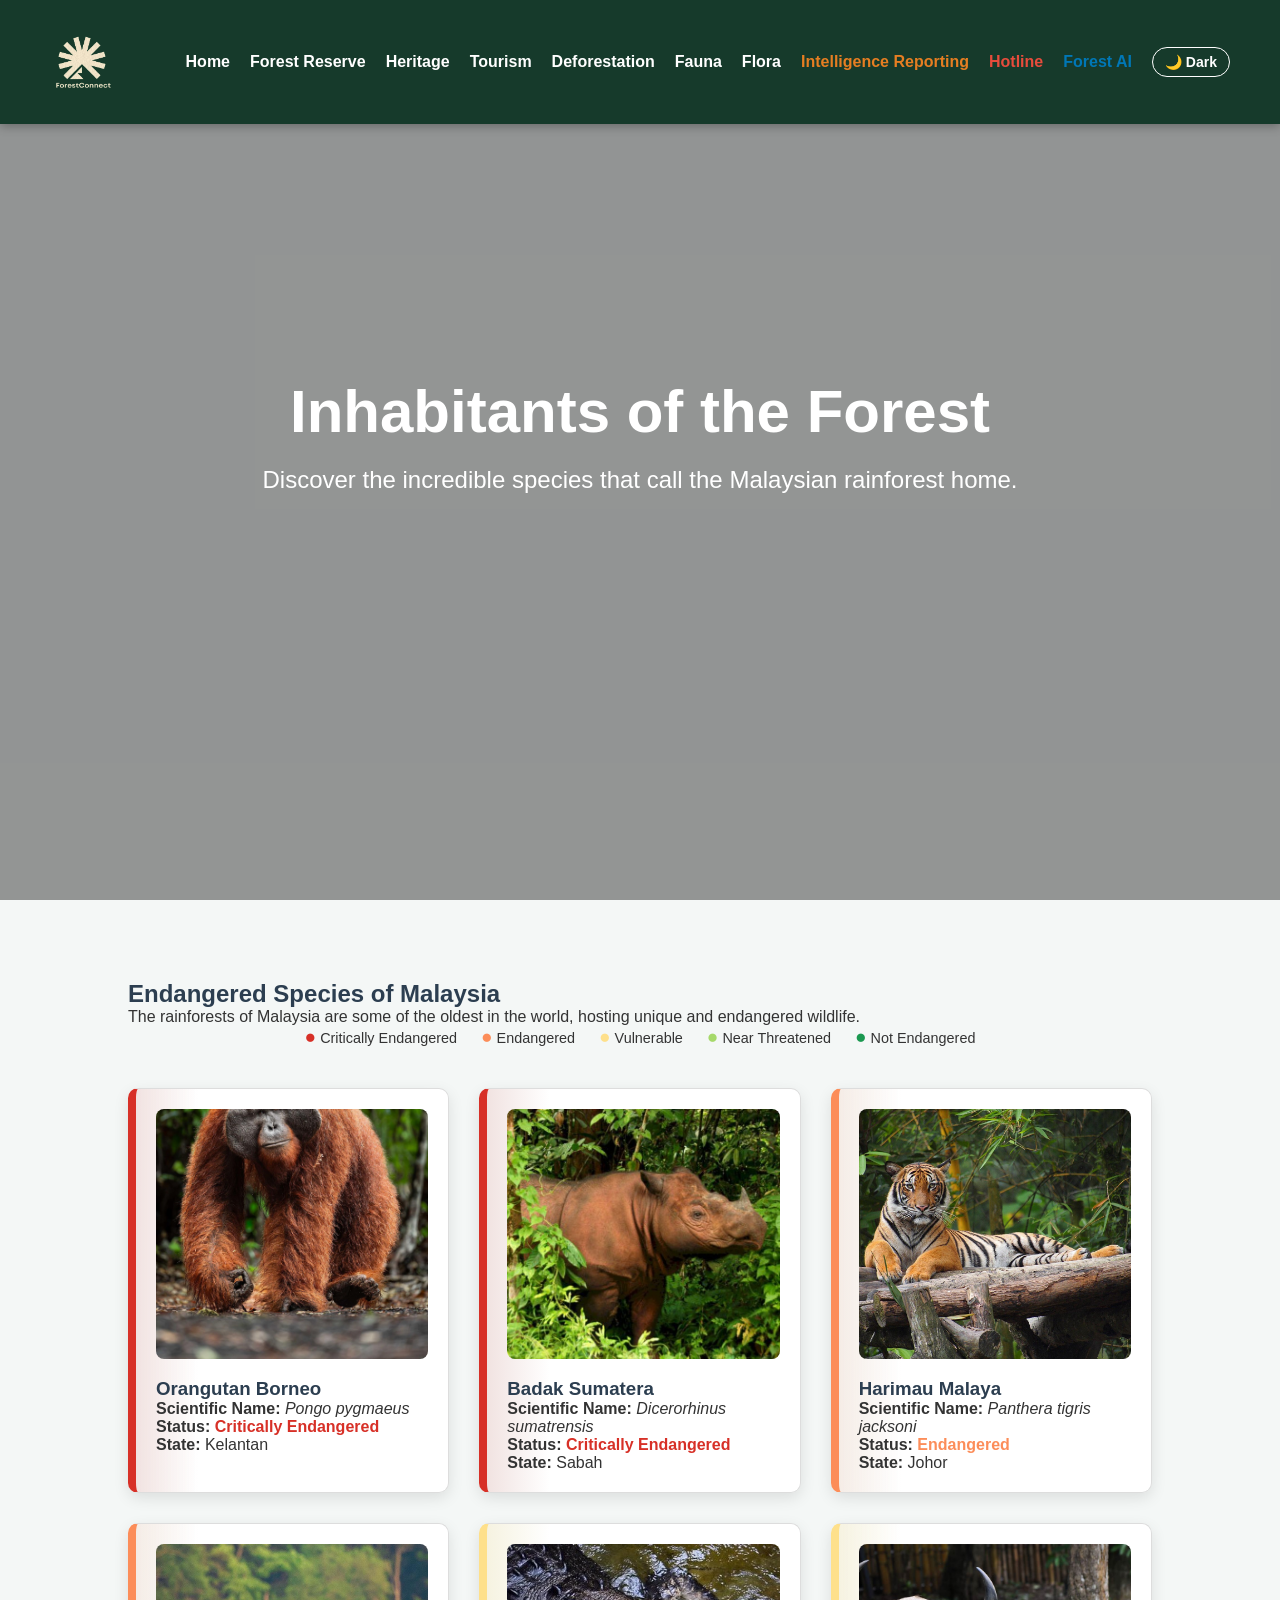
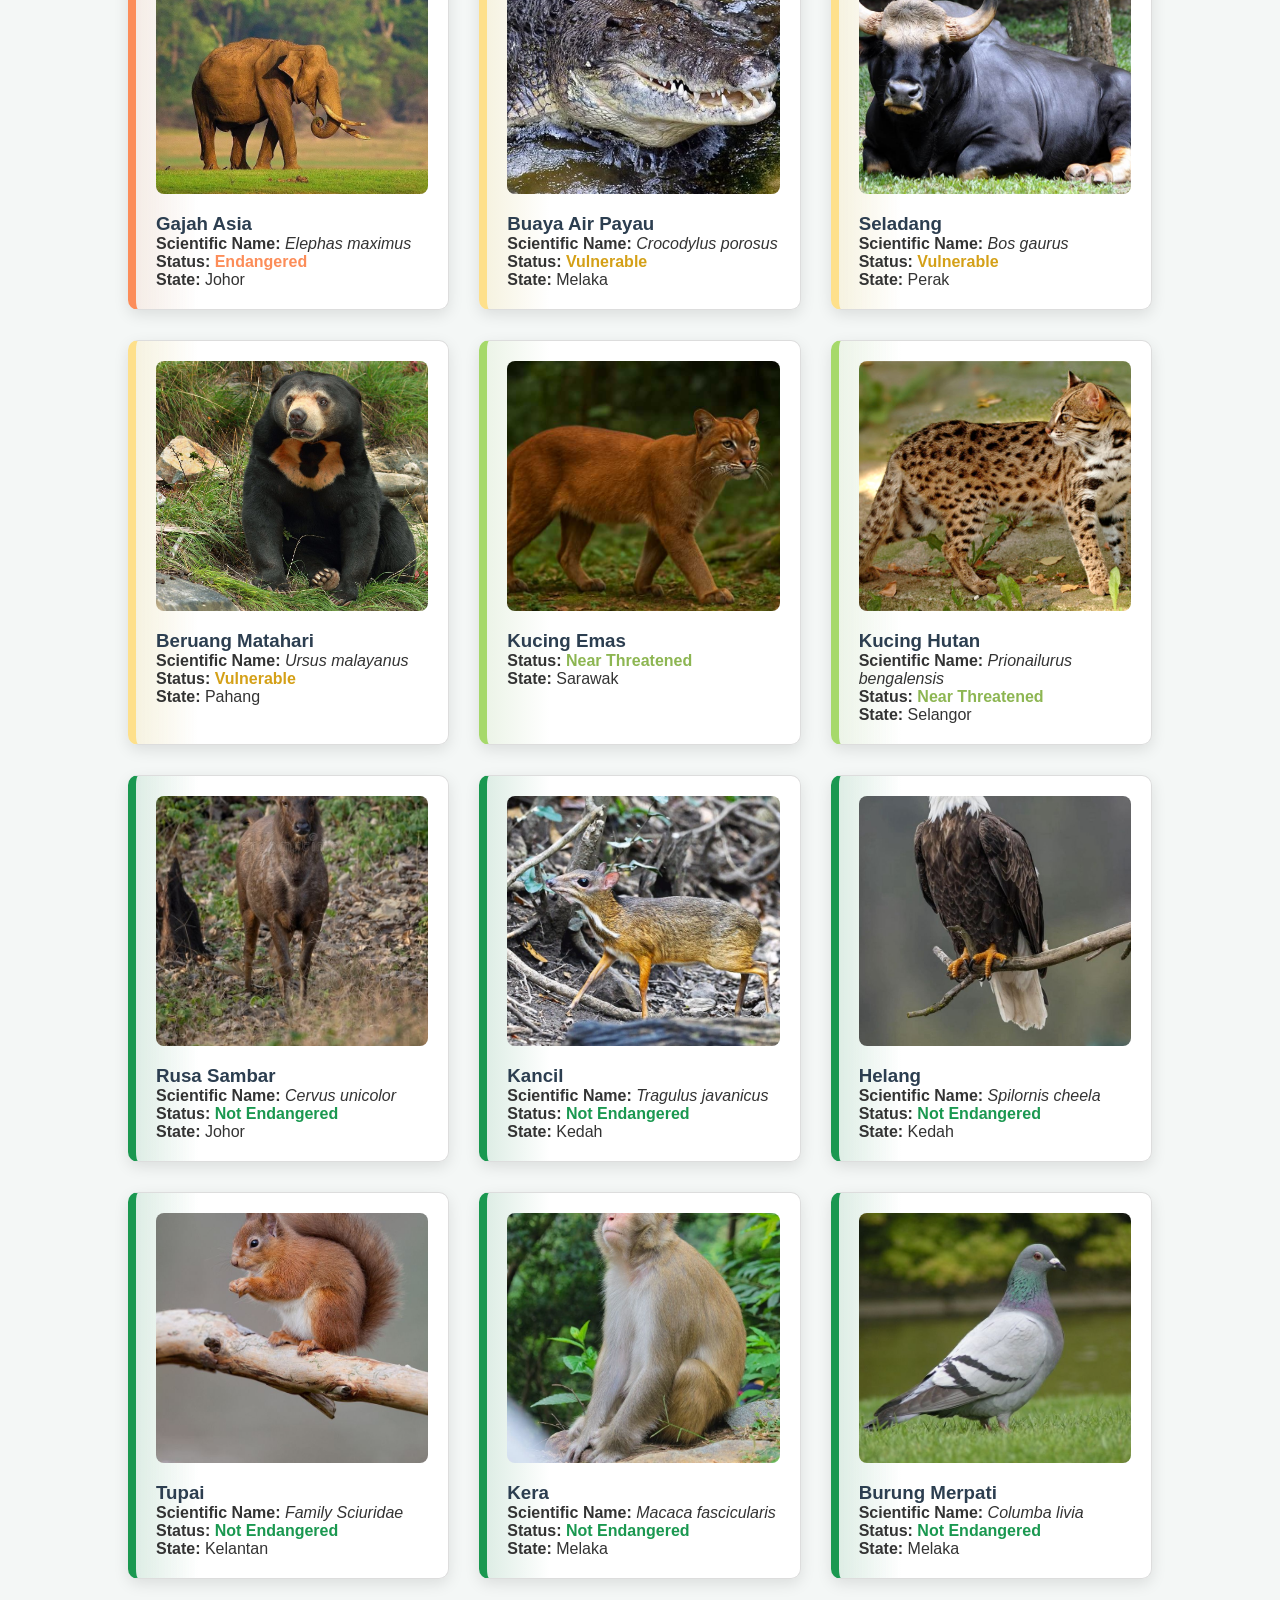
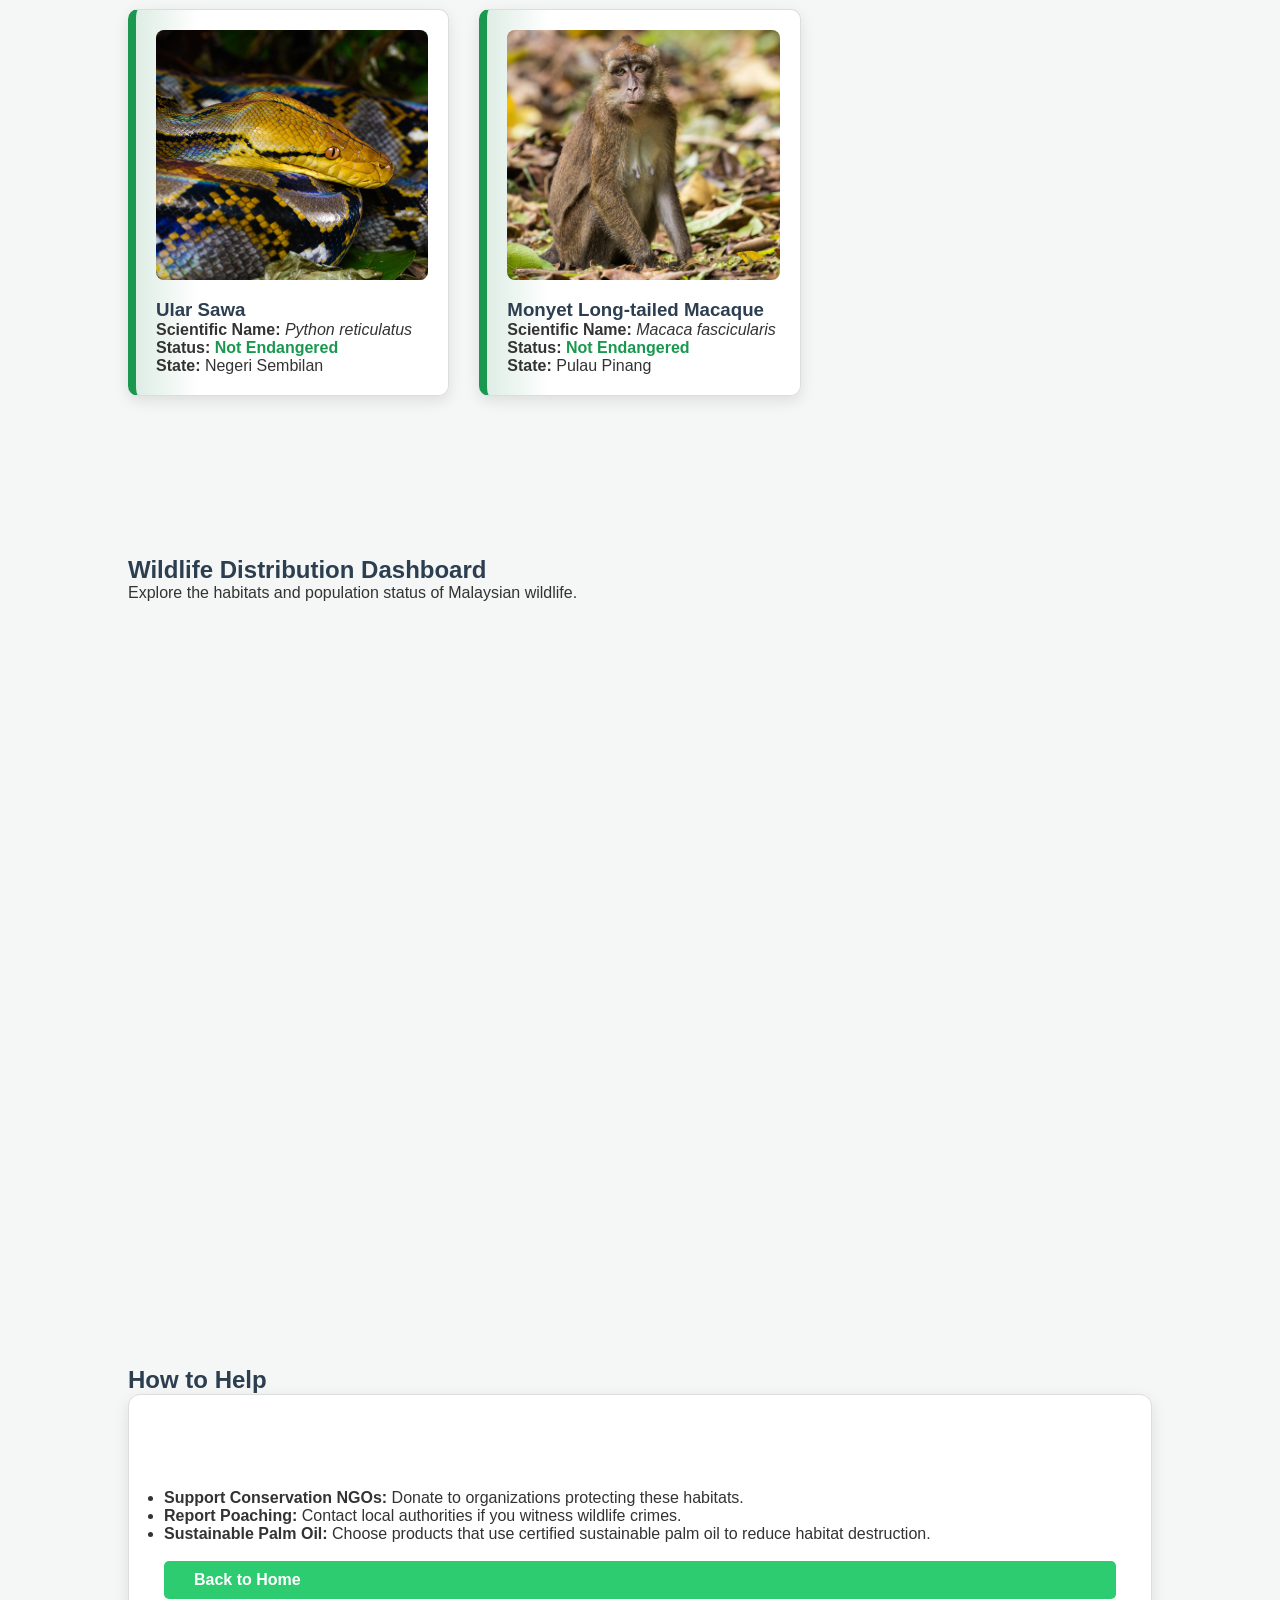
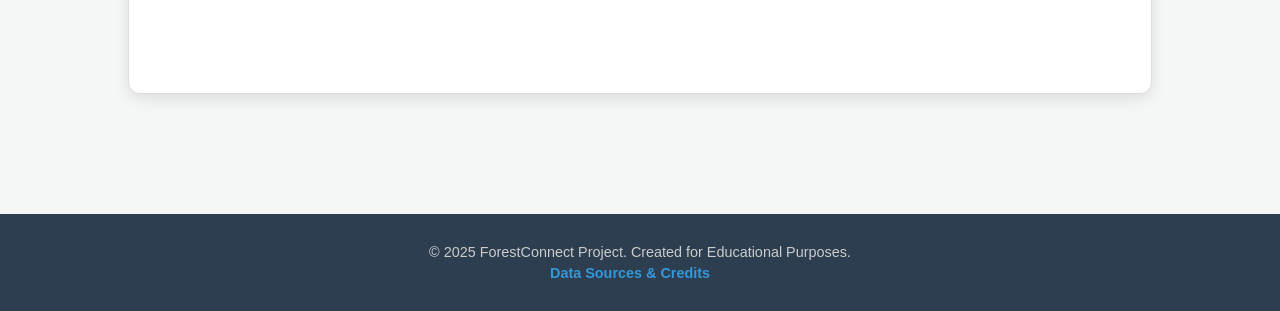
<file: animals.html>
<!DOCTYPE html>
<html lang="en">
<head>
    <meta charset="UTF-8">
    <meta name="viewport" content="width=device-width, initial-scale=1.0">
    <title>ForestConnect - Fauna</title>
    <link rel="stylesheet" href="style.css">
    
    <style>
        /* Optional: Add height to map container */
        .map-container iframe {
            width: 100%; height: 600px; border: none; border-radius: 8px;
        }

        /* --- STATUS COLOR CODING --- */
        /* CRITICAL FIX: Removed fixed white background. Now uses CSS variable. */
        .card {
            border-left: 8px solid #ccc; /* Default border */
            transition: transform 0.3s ease;
            background-color: var(--card-bg); 
        }

        /* Not Endangered - Deep Green */
        .card.status-safe {
            border-left-color: #1A9850;
            background: linear-gradient(to right, rgba(26, 152, 80, 0.1), var(--card-bg) 20%);
        }

        /* Near Threatened - Yellow-Green */
        .card.status-near {
            border-left-color: #A6D96A;
            background: linear-gradient(to right, rgba(166, 217, 106, 0.1), var(--card-bg) 20%);
        }

        /* Vulnerable - Bright Yellow */
        .card.status-vulnerable {
            border-left-color: #FEE08B;
            background: linear-gradient(to right, rgba(254, 224, 139, 0.2), var(--card-bg) 20%);
        }

        /* Endangered - Orange */
        .card.status-endangered {
            border-left-color: #FC8D59;
            background: linear-gradient(to right, rgba(252, 141, 89, 0.1), var(--card-bg) 20%);
        }

        /* Critically Endangered - Strong Red */
        .card.status-critical {
            border-left-color: #D73027;
            background: linear-gradient(to right, rgba(215, 48, 39, 0.1), var(--card-bg) 20%);
        }

        /* --- Footer Styles (Standardized) --- */
        footer {
            background-color: #2c3e50;
            color: #ecf0f1;
            text-align: center;
            padding: 25px 0;
            margin-top: auto;
        }

        footer p {
            margin: 5px 0;
            font-size: 0.9rem;
        }

        .footer-link {
            color: #3498db;
            text-decoration: none;
            font-weight: bold;
            transition: color 0.2s;
        }

        .footer-link:hover {
            color: #5dade2;
            text-decoration: underline;
        }

        .separator {
            margin: 0 10px;
            color: #7f8c8d;
        }
    </style>
</head>
<body>

   <nav class="navbar">
    <div class="logo">
        <img src="logo.png" alt="ForestConnect Logo">
    </div>
    
    <div class="menu-icon" id="menu-icon">☰</div>

    <ul class="nav-links" id="nav-links">
     <li><a href="index.html">Home</a></li>
        <li><a href="forest-reserve.html">Forest Reserve</a></li>
         <li><a href="heritage.html" >Heritage</a></li>
        <li><a href="tourism.html">Tourism</a></li>
        <li><a href="deforestation.html">Deforestation</a></li>
        <li><a href="animals.html">Fauna </a></li>
        <li><a href="flora.html">Flora</a></li>
        <li><a href="reports2.html" style="color: #e67e22; font-weight: bold;">Intelligence Reporting</a></li>
        <li><a href="hotline.html" style="color: #e74c3c; font-weight: bold;">Hotline</a></li>
         <li><a href="forest-ai.html" style="color: #0077b6; font-weight: bold;">Forest AI</a></li>
        <li><button id="theme-toggle" class="theme-btn">🌙 Dark</button></li>
    </ul>
</nav>

    <section class="hero" style="min-height: 50vh;">
        <video autoplay muted loop playsinline class="back-video">
            <source src="orangutan.mp4" type="video/mp4">
        </video>
        <div class="overlay"></div>
        <div class="hero-content">
            <h1>Inhabitants of the Forest</h1>
            <p>Discover the incredible species that call the Malaysian rainforest home.</p>
        </div>
    </section>

    <section class="container">
        <h2>Endangered Species of Malaysia</h2>
        <p class="section-intro">The rainforests of Malaysia are some of the oldest in the world, hosting unique and endangered wildlife.</p>
        
        <div style="text-align: center; margin-bottom: 20px; font-size: 0.9rem;">
            <span style="display:inline-block; margin: 0 10px;"><span style="color:#D73027; font-size:1.2rem;">●</span> Critically Endangered</span>
            <span style="display:inline-block; margin: 0 10px;"><span style="color:#FC8D59; font-size:1.2rem;">●</span> Endangered</span>
            <span style="display:inline-block; margin: 0 10px;"><span style="color:#FEE08B; font-size:1.2rem;">●</span> Vulnerable</span>
            <span style="display:inline-block; margin: 0 10px;"><span style="color:#A6D96A; font-size:1.2rem;">●</span> Near Threatened</span>
            <span style="display:inline-block; margin: 0 10px;"><span style="color:#1A9850; font-size:1.2rem;">●</span> Not Endangered</span>
        </div>

        <div class="content-grid">
            
            <div class="card status-critical">
                <img src="orangutanborneo.jpg" alt="Orangutan" style="width:100%; height: 250px; object-fit: cover; object-position: bottom; border-radius: 8px; margin-bottom: 15px;">
                <h3>Orangutan Borneo</h3>
                <p><strong>Scientific Name:</strong> <em>Pongo pygmaeus</em></p>
                <p><strong>Status:</strong> <span style="color:#D73027; font-weight:bold;">Critically Endangered</span></p>
                <p><strong>State:</strong> Kelantan</p>
            </div>

            <div class="card status-critical">
                <img src="badaksumatera.jpg" alt="Badak" style="width:100%; height: 250px; object-fit: cover; object-position: bottom; border-radius: 8px; margin-bottom: 15px;">
                <h3>Badak Sumatera</h3>
                <p><strong>Scientific Name:</strong> <em>Dicerorhinus sumatrensis</em></p>
                <p><strong>Status:</strong> <span style="color:#D73027; font-weight:bold;">Critically Endangered</span></p>
                <p><strong>State:</strong> Sabah</p>
            </div>

            <div class="card status-endangered">
                <img src="malayantiger.jpg" alt="Harimau Malaya" style="width:100%; height: 250px; object-fit: cover; border-radius: 8px; margin-bottom: 15px;">
                <h3>Harimau Malaya</h3>
                <p><strong>Scientific Name:</strong> <em>Panthera tigris jacksoni</em></p>
                <p><strong>Status:</strong> <span style="color:#FC8D59; font-weight:bold;">Endangered</span></p>
                <p><strong>State:</strong> Johor</p>
            </div>

            <div class="card status-endangered">
                <img src="elephant.jpg" alt="Gajah Asia" style="width:100%; height: 250px; object-fit: cover; object-position: bottom; border-radius: 8px; margin-bottom: 15px;">
                <h3>Gajah Asia</h3>
                <p><strong>Scientific Name:</strong> <em>Elephas maximus</em></p>
                <p><strong>Status:</strong> <span style="color:#FC8D59; font-weight:bold;">Endangered</span></p>
                <p><strong>State:</strong> Johor</p>
            </div>

            <div class="card status-vulnerable">
                <img src="buaya.jpeg" alt="Buaya" style="width:100%; height: 250px; object-fit: cover; object-position: bottom; border-radius: 8px; margin-bottom: 15px;">
                <h3>Buaya Air Payau</h3>
                <p><strong>Scientific Name:</strong> <em>Crocodylus porosus</em></p>
                <p><strong>Status:</strong> <span style="color:#d4a017; font-weight:bold;">Vulnerable</span></p>
                <p><strong>State:</strong> Melaka</p>
            </div>

            <div class="card status-vulnerable">
                <img src="seladang.jpg" alt="Seladang" style="width:100%; height: 250px; object-fit: cover; object-position: bottom; border-radius: 8px; margin-bottom: 15px;">
                <h3>Seladang</h3>
                <p><strong>Scientific Name:</strong> <em>Bos gaurus</em></p>
                <p><strong>Status:</strong> <span style="color:#d4a017; font-weight:bold;">Vulnerable</span></p>
                <p><strong>State:</strong> Perak</p>
            </div>

            <div class="card status-vulnerable">
                <img src="sunbear(2).jpg" alt="Beruang" style="width:100%; height: 250px; object-fit: cover; object-position: bottom; border-radius: 8px; margin-bottom: 15px;">
                <h3>Beruang Matahari</h3>
                <p><strong>Scientific Name:</strong> <em>Ursus malayanus</em></p>
                <p><strong>Status:</strong> <span style="color:#d4a017; font-weight:bold;">Vulnerable</span></p>
                <p><strong>State:</strong> Pahang</p>
            </div>

            <div class="card status-near">
                <img src="goldencat.jpg" alt="Kucing Emas" style="width:100%; height: 250px; object-fit: cover; object-position: bottom; border-radius: 8px; margin-bottom: 15px;">
                <h3>Kucing Emas</h3>
                <p><strong>Status:</strong> <span style="color:#8db652; font-weight:bold;">Near Threatened</span></p>
                <p><strong>State:</strong> Sarawak</p>
            </div>

            <div class="card status-near">
                <img src="leopardcat.jpg" alt="Kucing Hutan" style="width:100%; height: 250px; object-fit: cover; object-position: bottom; border-radius: 8px; margin-bottom: 15px;">
                <h3>Kucing Hutan</h3>
                <p><strong>Scientific Name:</strong> <em>Prionailurus bengalensis</em></p>
                <p><strong>Status:</strong> <span style="color:#8db652; font-weight:bold;">Near Threatened</span></p>
                <p><strong>State:</strong> Selangor</p>
            </div>

            <div class="card status-safe">
                <img src="rusasambar.jpg" alt="Rusa Sambar" style="width:100%; height: 250px; object-fit: cover; object-position: bottom; border-radius: 8px; margin-bottom: 15px;">
                <h3>Rusa Sambar</h3>
                <p><strong>Scientific Name:</strong> <em>Cervus unicolor</em></p>
                <p><strong>Status:</strong> <span style="color:#1A9850; font-weight:bold;">Not Endangered</span></p>
                <p><strong>State:</strong> Johor</p>
            </div>

            <div class="card status-safe">
                <img src="kancil(2).jpg" alt="Kancil" style="width:100%; height: 250px; object-fit: cover; object-position: bottom; border-radius: 8px; margin-bottom: 15px;">
                <h3>Kancil</h3>
                <p><strong>Scientific Name:</strong> <em>Tragulus javanicus</em></p>
                <p><strong>Status:</strong> <span style="color:#1A9850; font-weight:bold;">Not Endangered</span></p>
                <p><strong>State:</strong> Kedah</p>
            </div>

            <div class="card status-safe">
                <img src="helang(2).jpg" alt="Helang" style="width:100%; height: 250px; object-fit: cover; object-position: bottom; border-radius: 8px; margin-bottom: 15px;">
                <h3>Helang</h3>
                <p><strong>Scientific Name:</strong> <em>Spilornis cheela</em></p>
                <p><strong>Status:</strong> <span style="color:#1A9850; font-weight:bold;">Not Endangered</span></p>
                <p><strong>State:</strong> Kedah</p>
            </div>

            <div class="card status-safe">
                <img src="tupai.jpg" alt="Tupai" style="width:100%; height: 250px; object-fit: cover; object-position: bottom; border-radius: 8px; margin-bottom: 15px;">
                <h3>Tupai</h3>
                <p><strong>Scientific Name:</strong> <em>Family Sciuridae</em></p>
                <p><strong>Status:</strong> <span style="color:#1A9850; font-weight:bold;">Not Endangered</span></p>
                <p><strong>State:</strong> Kelantan</p>
            </div>

            <div class="card status-safe">
                <img src="kera.jpg" alt="Kera" style="width:100%; height: 250px; object-fit: cover; object-position: bottom; border-radius: 8px; margin-bottom: 15px;">
                <h3>Kera</h3>
                <p><strong>Scientific Name:</strong> <em>Macaca fascicularis</em></p>
                <p><strong>Status:</strong> <span style="color:#1A9850; font-weight:bold;">Not Endangered</span></p>
                <p><strong>State:</strong> Melaka</p>
            </div>

            <div class="card status-safe">
                <img src="pigeon.jpg" alt="Burung Merpati" style="width:100%; height: 250px; object-fit: cover; object-position: bottom; border-radius: 8px; margin-bottom: 15px;">
                <h3>Burung Merpati</h3>
                <p><strong>Scientific Name:</strong> <em>Columba livia</em></p>
                <p><strong>Status:</strong> <span style="color:#1A9850; font-weight:bold;">Not Endangered</span></p>
                <p><strong>State:</strong> Melaka</p>
            </div>

            <div class="card status-safe">
                <img src="ular sawa.jpg" alt="Ular Sawa" style="width:100%; height: 250px; object-fit: cover; object-position: bottom; border-radius: 8px; margin-bottom: 15px;">
                <h3>Ular Sawa</h3>
                <p><strong>Scientific Name:</strong> <em>Python reticulatus</em></p>
                <p><strong>Status:</strong> <span style="color:#1A9850; font-weight:bold;">Not Endangered</span></p>
                <p><strong>State:</strong> Negeri Sembilan</p>
            </div>

            <div class="card status-safe">
                <img src="monyet long tail.jpg" alt="Monyet" style="width:100%; height: 250px; object-fit: cover; object-position: bottom; border-radius: 8px; margin-bottom: 15px;">
                <h3>Monyet Long-tailed Macaque</h3>
                <p><strong>Scientific Name:</strong> <em>Macaca fascicularis</em></p>
                <p><strong>Status:</strong> <span style="color:#1A9850; font-weight:bold;">Not Endangered</span></p>
                <p><strong>State:</strong> Pulau Pinang</p>
            </div>

        </div>
    </section>

    <section class="container">
        <h2>Wildlife Distribution Dashboard</h2>
        <p class="section-intro">Explore the habitats and population status of Malaysian wildlife.</p>
        <div class="map-container">
            <iframe src="https://www.arcgis.com/apps/dashboards/0315aaa0077b4f579ce156a31fbdc66e" title="Wildlife Dashboard"></iframe>
        </div>
    </section>

    <section class="bg-dark">
        <div class="container">
            <h2>How to Help</h2>
            <div class="split-layout">
                <div class="text-box">
                    <ul>
                        <li><strong>Support Conservation NGOs:</strong> Donate to organizations protecting these habitats.</li>
                        <li><strong>Report Poaching:</strong> Contact local authorities if you witness wildlife crimes.</li>
                        <li><strong>Sustainable Palm Oil:</strong> Choose products that use certified sustainable palm oil to reduce habitat destruction.</li>
                    </ul>
                    <br>
                    <a href="index.html" class="btn">Back to Home</a>
                </div>
            </div>
        </div>
    </section>
    
      <footer>
        <div class="footer-content">
            <p>&copy; 2025 ForestConnect Project. Created for Educational Purposes.</p>
            
            <p>
                <a href="sources.html" class="footer-link">Data Sources & Credits</a>
                <span class="separator"></span>
                
            </p>
        </div>
    </footer>

    <script src="script.js"></script>

</body>
</html>
</file>
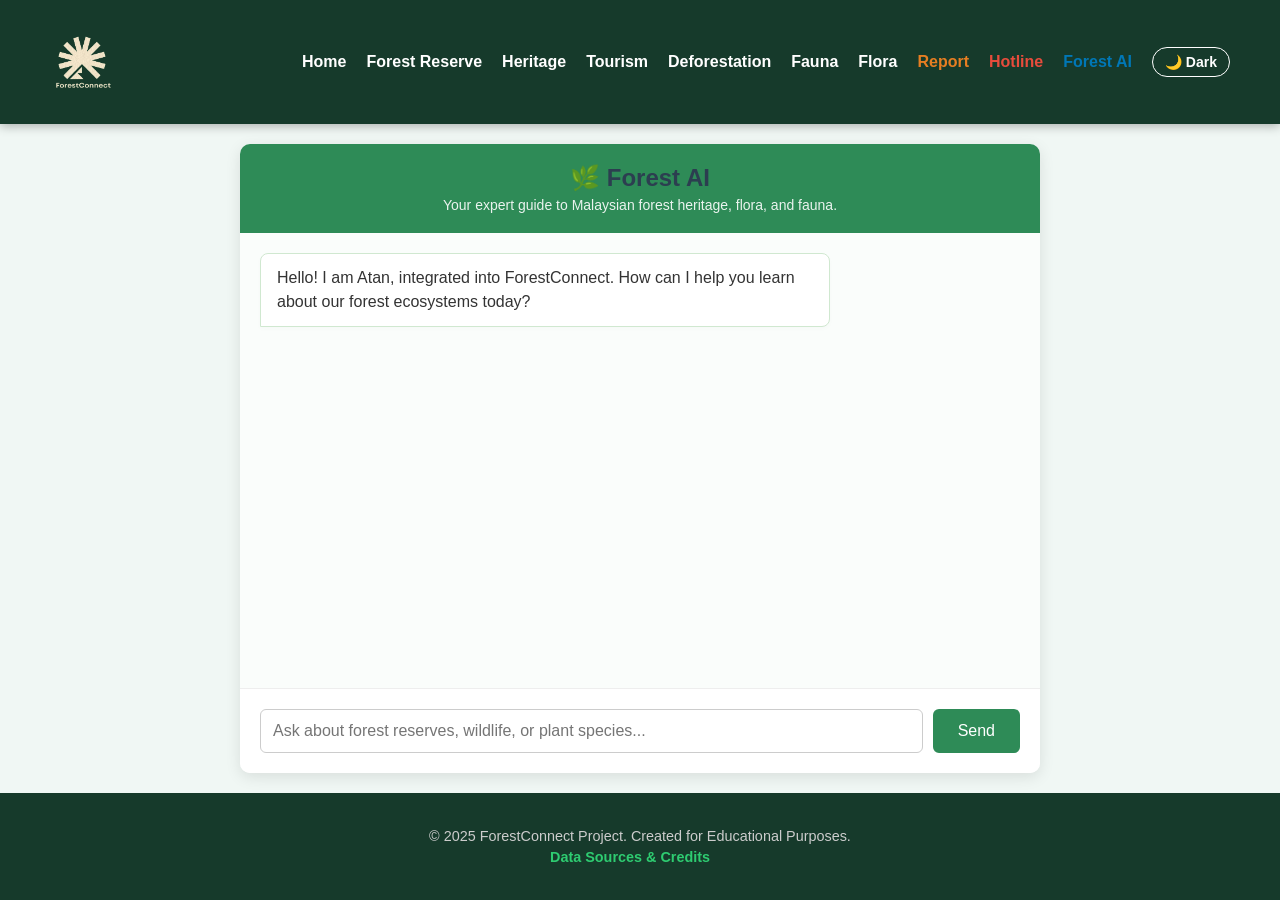
<file: forest-ai.html>
<!DOCTYPE html>
<html lang="en">
<head>
    <meta charset="UTF-8">
    <meta name="viewport" content="width=device-width, initial-scale=1.0">
    <title>Forest AI - ForestConnect</title>
    
    <!-- Link to your main website stylesheet for the Navbar and Themes -->
    <link rel="stylesheet" href="style.css">

    <style>
        /* Modify body to stack the navbar and the chat interface vertically */
        body, html { 
            margin: 0; padding: 0; 
            height: 100vh; width: 100vw;
            font-family: 'Segoe UI', Tahoma, Geneva, Verdana, sans-serif; 
            background-color: #f0f7f4; 
            display: flex; 
            flex-direction: column; /* Stacks children vertically */
            overflow: hidden; /* Prevents whole page scrolling */
        }

        /* Force the navbar to behave nicely on a full-screen app */
        .navbar {
            position: relative; /* Overrides fixed positioning from style.css */
            flex-shrink: 0; /* Prevents the navbar from shrinking */
            z-index: 1000;
        }

        /* Wrapper to center the chat box below the navbar */
        .chat-wrapper {
            flex-grow: 1; /* Takes up all space below the navbar */
            display: flex;
            justify-content: center;
            align-items: center;
            padding: 20px;
            box-sizing: border-box;
        }

        /* Styling for the chat interface */
        .chat-container { 
           width: 100%; 
        max-width: 800px; 
        margin: 40px auto; /* 🚨 THIS IS THE MISSING PIECE! It perfectly centers the box */
        background: white; 
        border-radius: 10px; 
        box-shadow: 0 4px 15px rgba(0,0,0,0.1); 
        overflow: hidden; 
        display: flex; 
        flex-direction: column; 
        height: 100%; 
        max-height: 85vh;
        }
        .chat-header { 
            background: #2E8B57; 
            color: white; 
            padding: 20px; 
            text-align: center; 
        }
        .chat-header h1 { 
            margin: 0; 
            font-size: 24px; 
        }
        .chat-header p { 
            margin: 5px 0 0 0; 
            font-size: 14px; 
            opacity: 0.9; 
        }
        .chat-messages { 
            flex: 1; 
            padding: 20px; 
            overflow-y: auto; 
            display: flex; 
            flex-direction: column; 
            gap: 15px; 
            background-color: #fafdfb; 
        }
        .message { 
            max-width: 75%; 
            padding: 12px 16px; 
            border-radius: 8px; 
            line-height: 1.5; 
        }
        .user-message { 
            background-color: #e2f0cb; 
            align-self: flex-end; 
            border-bottom-right-radius: 0; 
            color: #333; 
        }
        .ai-message { 
            background-color: #ffffff; 
            border: 1px solid #d0e8d0; 
            align-self: flex-start; 
            border-bottom-left-radius: 0; 
            color: #333; 
            box-shadow: 0 2px 5px rgba(0,0,0,0.02); 
        }
        .input-area { 
            display: flex; 
            padding: 20px; 
            background: white; 
            border-top: 1px solid #eee; 
        }
        #user-input { 
            flex: 1; 
            padding: 12px; 
            border: 1px solid #ccc; 
            border-radius: 6px; 
            outline: none; 
            font-size: 16px; 
        }
        #user-input:focus { 
            border-color: #2E8B57; 
        }
        #send-btn { 
            background: #2E8B57; 
            color: white; 
            border: none; 
            padding: 0 25px; 
            margin-left: 10px; 
            border-radius: 6px; 
            cursor: pointer; 
            font-size: 16px; 
            transition: background 0.3s; 
        }
        #send-btn:hover { 
            background: #246b43; 
        }
        .loading { 
            font-style: italic; 
            color: #666; 
        }
    </style>
</head>
<body>

    <!-- 1. IDENTICAL NAVBAR FROM MAIN PAGE -->
    <nav class="navbar">
        <div class="logo">
            <img src="logo.png" alt="ForestConnect Logo">
        </div>
        
        <div class="menu-icon" id="menu-icon">☰</div>

        <ul class="nav-links" id="nav-links">
         <li><a href="index.html">Home</a></li>
        <li><a href="forest-reserve.html">Forest Reserve</a></li>
         <li><a href="heritage.html" >Heritage</a></li>
        <li><a href="tourism.html">Tourism</a></li>
        <li><a href="deforestation.html">Deforestation</a></li>
        <li><a href="animals.html">Fauna </a></li>
        <li><a href="flora.html">Flora</a></li>
        <li><a href="reports2.html" style="color: #e67e22; font-weight: bold;">Report</a></li>
        <li><a href="hotline.html" style="color: #e74c3c; font-weight: bold;">Hotline</a></li>
         <li><a href="forest-ai.html" style="color: #0077b6; font-weight: bold;">Forest AI</a></li>
        <li><button id="theme-toggle" class="theme-btn">🌙 Dark</button></li>
        </ul>
    </nav>

    <!-- 2. CHAT WRAPPER (Centers the chat box below the navbar) -->
    <div class="chat-wrapper">
        <div class="chat-container">
            <div class="chat-header">
                <h1>🌿 Forest AI</h1>
                <p>Your expert guide to Malaysian forest heritage, flora, and fauna.</p>
            </div>
            
            <div class="chat-messages" id="chat-messages">
                <div class="message ai-message">
                    Hello! I am Atan, integrated into ForestConnect. How can I help you learn about our forest ecosystems today?
                </div>
            </div>

            <div class="input-area">
                <input type="text" id="user-input" placeholder="Ask about forest reserves, wildlife, or plant species..." onkeypress="handleKeyPress(event)">
                <button id="send-btn" onclick="sendMessage()">Send</button>
            </div>
        </div>
    </div>

    <!-- Main Website Script (for Navbar and Theme Toggle) -->
    <script src="script.js"></script>

    <!-- Forest AI Specific Logic -->
    <script>
        function handleKeyPress(event) {
            if (event.key === 'Enter') {
                sendMessage();
            }
        }

        async function sendMessage() {
            const inputField = document.getElementById('user-input');
            const messagesContainer = document.getElementById('chat-messages');
            const question = inputField.value.trim();

            if (question === '') return; 

            // 1. Display User Message
            const userMsgDiv = document.createElement('div');
            userMsgDiv.className = 'message user-message';
            userMsgDiv.textContent = question;
            messagesContainer.appendChild(userMsgDiv);

            inputField.value = '';
            messagesContainer.scrollTop = messagesContainer.scrollHeight;

            // 2. Loading Indicator
            const loadingDiv = document.createElement('div');
            loadingDiv.className = 'message ai-message loading';
            loadingDiv.textContent = 'Please wait for Atan to search academic archives...';
            messagesContainer.appendChild(loadingDiv);
            messagesContainer.scrollTop = messagesContainer.scrollHeight;

            try {
                // 3. Fetch from Python Backend
                const response = await fetch('https://forestconnect-1.onrender.com/api/forest-ai', {
    method: 'POST',
    headers: { 'Content-Type': 'application/json' },
    body: JSON.stringify({ question: question })
});

                if (!response.ok) throw new Error('Server response was not ok.');
                const data = await response.json();

                // 4. Remove Loading
                if (messagesContainer.contains(loadingDiv)) {
                    messagesContainer.removeChild(loadingDiv);
                }
                
                // 5. Build AI Response
                const aiMsgDiv = document.createElement('div');
                aiMsgDiv.className = 'message ai-message';
                
                // Format line breaks AND format bold **text** into actual <b>text</b>
                let htmlContent = data.answer.replace(/\n/g, '<br>'); 
                htmlContent = htmlContent.replace(/\*\*(.*?)\*\*/g, '<b>$1</b>');

                // If sources exist, make the inline citations [1, 2] clickable!
                if (data.sources && data.sources.length > 0) {
                    htmlContent = htmlContent.replace(/\[([0-9,\s]+)\]/g, (match, p1) => {
                        const numbers = p1.split(',').map(n => n.trim());
                        const mappedLinks = numbers.map(num => {
                            const source = data.sources.find(s => s.id == num);
                            if (source && source.url && source.url !== '#') {
                                return `<a href="${source.url}" target="_blank" style="color: #1a73e8; text-decoration: underline; font-weight: bold;" title="${source.title}">${num}</a>`;
                            }
                            return num; 
                        });
                        return `[${mappedLinks.join(', ')}]`;
                    });

                    // Append the bibliography at the bottom
                    htmlContent += `
                        <div style="margin-top: 15px; padding-top: 10px; border-top: 1px solid #e0e0e0;">
                            <span style="font-weight: bold; font-size: 0.85em; color: #555;">Academic Sources Retrieved:</span>
                            <ul style="margin: 8px 0 0 0; padding-left: 18px; font-size: 0.85em;">`;
                    
                    data.sources.forEach(source => {
                        const link = source.url ? source.url : '#';
                        htmlContent += `<li style="margin-bottom: 8px; position: relative; z-index: 10;">
                            <span style="color: #555; font-weight: bold;">[${source.id}]</span> 
                            ${link !== '#' 
                                ? `<a href="${link}" target="_blank" style="color: #1a73e8; text-decoration: none; font-weight: 500; cursor: pointer;">
                                     ${source.title} (${source.year}) 🔗
                                   </a>` 
                                : `<span style="color: #333; font-weight: 500;">
                                     ${source.title} (${source.year}) <i>(No link available)</i>
                                   </span>`
                            }
                        </li>`;
                    });
                    htmlContent += `</ul></div>`;
                } else {
                    htmlContent += `<div style="margin-top: 15px; font-size: 0.85em; color: #d32f2f;"><i>Note: No specific academic papers were found for this exact query, so no links are available.</i></div>`;
                }

                aiMsgDiv.innerHTML = htmlContent;
                messagesContainer.appendChild(aiMsgDiv);

            } catch (error) {
                console.error('Error connecting to backend:', error);
                if (messagesContainer.contains(loadingDiv)) {
                    messagesContainer.removeChild(loadingDiv);
                }
                
                const errorDiv = document.createElement('div');
                errorDiv.className = 'message ai-message';
                errorDiv.style.color = 'red';
                errorDiv.innerHTML = '<b>Connection Error:</b> Cannot reach the Forest AI backend. Please ensure your Python server is running.';
                messagesContainer.appendChild(errorDiv);
            }

            messagesContainer.scrollTop = messagesContainer.scrollHeight;
        }
    </script>
</body>
</html>

    <footer>
        <div class="footer-content">
            <p>&copy; 2025 ForestConnect Project. Created for Educational Purposes.</p>
            
            <p>
                <a href="sources.html" class="footer-link">Data Sources & Credits</a>
                <span class="separator"></span>
                
            </p>
        </div>
    </footer>

    <script src="script.js"></script>

</body>
</html>
</file>
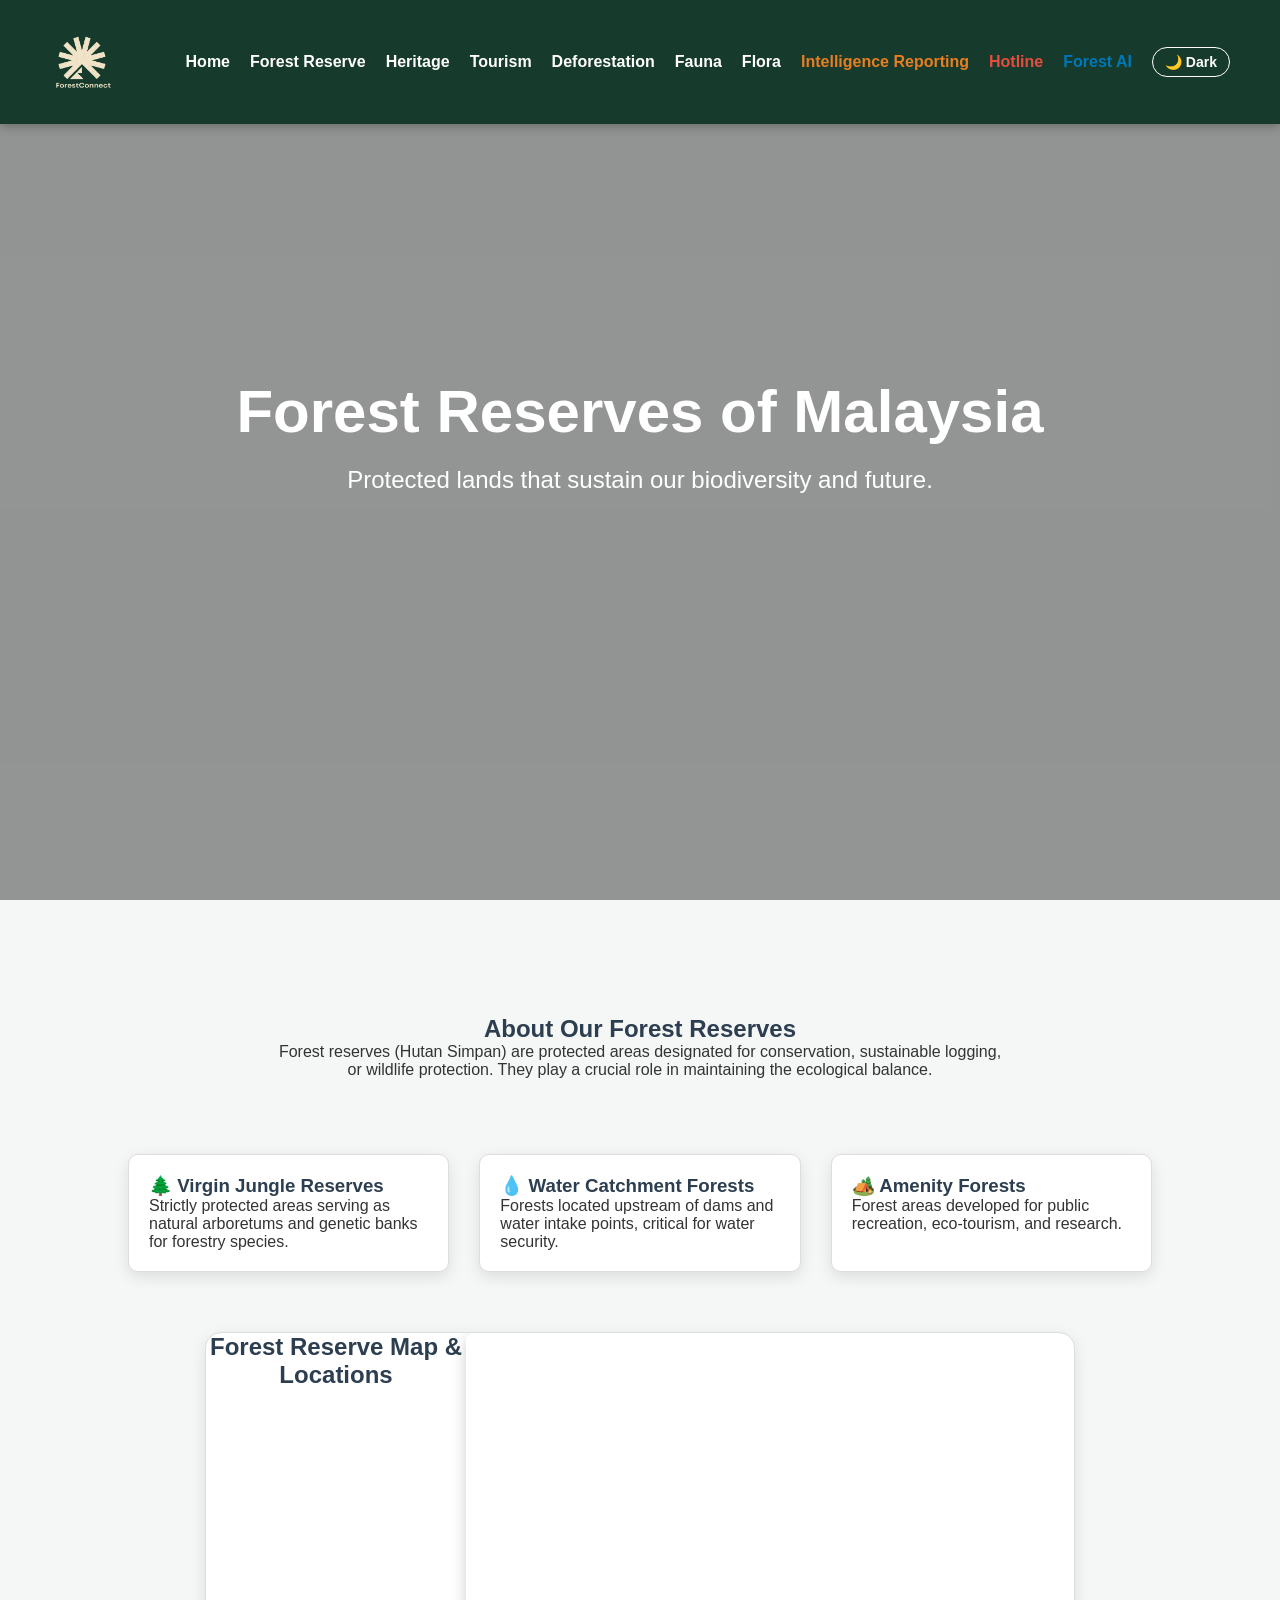
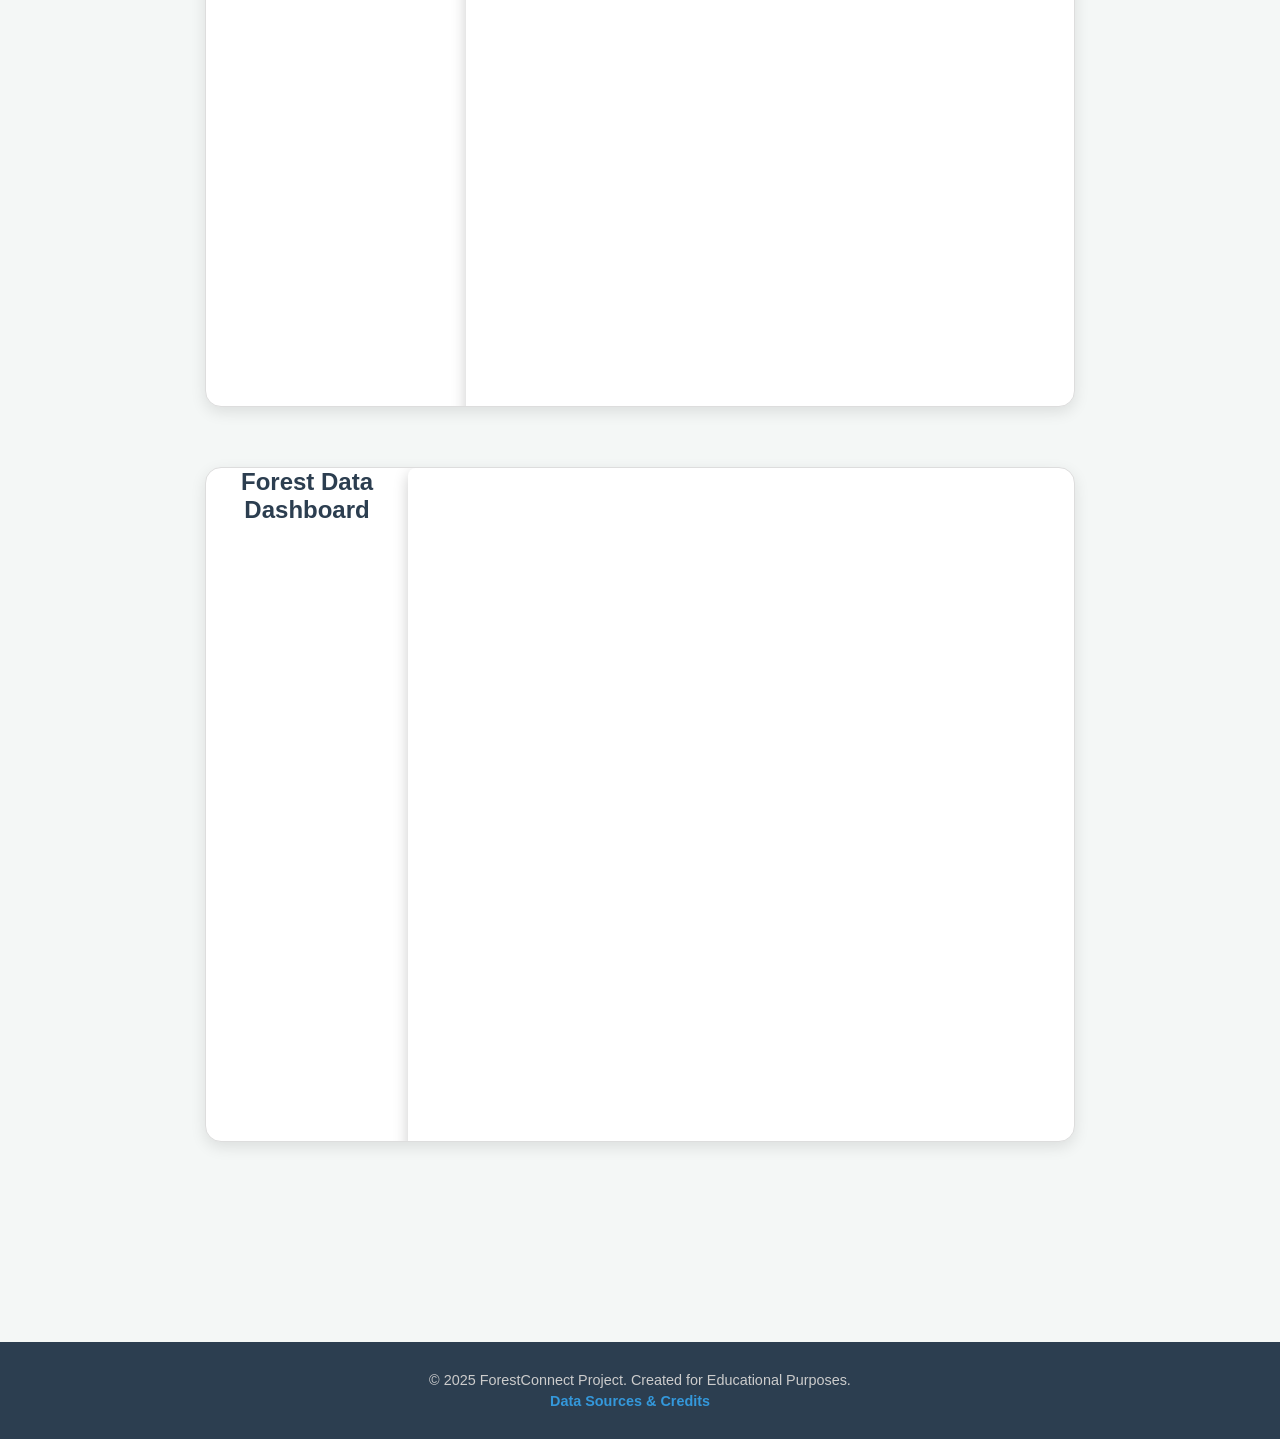
<file: forest-reserve.html>
<!DOCTYPE html>
<html lang="en">
<head>
    <meta charset="UTF-8">
    <meta name="viewport" content="width=device-width, initial-scale=1.0">
    <title>Forest Reserve - ForestConnect</title>
    <link rel="stylesheet" href="style.css">
    
    <style>
        /* --- Footer Styles (Local override if not in style.css) --- */
        footer {
            background-color: #2c3e50;
            color: #ecf0f1;
            text-align: center;
            padding: 25px 0;
            margin-top: 60px; /* Added spacing from content */
        }

        footer p {
            margin: 5px 0;
            font-size: 0.9rem;
        }

        .footer-link {
            color: #3498db;
            text-decoration: none;
            font-weight: bold;
            transition: color 0.2s;
        }

        .footer-link:hover {
            color: #5dade2;
            text-decoration: underline;
        }

        .separator {
            margin: 0 10px;
            color: #7f8c8d;
        }
        
        /* Ensure dashboards look good on mobile */
        @media (max-width: 768px) {
            iframe {
                height: 500px !important;
            }
            .hero-content h1 {
                font-size: 2rem;
            }
        }
    </style>
</head>
<body>

    <nav class="navbar">
        <div class="logo">
            <img src="logo.png" alt="ForestConnect Logo">
        </div>
        
        <div class="menu-icon" id="menu-icon">☰</div>

        <ul class="nav-links" id="nav-links">
        <li><a href="index.html">Home</a></li>
        <li><a href="forest-reserve.html">Forest Reserve</a></li>
         <li><a href="heritage.html" >Heritage</a></li>
        <li><a href="tourism.html">Tourism</a></li>
        <li><a href="deforestation.html">Deforestation</a></li>
        <li><a href="animals.html">Fauna </a></li>
        <li><a href="flora.html">Flora</a></li>
        <li><a href="reports2.html" style="color: #e67e22; font-weight: bold;">Intelligence Reporting</a></li>
        <li><a href="hotline.html" style="color: #e74c3c; font-weight: bold;">Hotline</a></li>
         <li><a href="forest-ai.html" style="color: #0077b6; font-weight: bold;">Forest AI</a></li>
        <li><button id="theme-toggle" class="theme-btn">🌙 Dark</button></li>
        </ul>
    </nav>

    <section class="hero">
        <video autoplay muted loop playsinline class="back-video">
            <source src="amazon.mp4" type="video/mp4">
        </video>
        
        <div class="overlay"></div> 
        <div class="hero-content">
            <h1>Forest Reserves of Malaysia</h1>
            <p>Protected lands that sustain our biodiversity and future.</p>
        </div>
    </section>

    <section class="container">
        <div class="text-box" style="text-align: center; max-width: 800px; margin: 0 auto;">
            <h2>About Our Forest Reserves</h2>
            <p>Forest reserves (Hutan Simpan) are protected areas designated for conservation, sustainable logging, or wildlife protection. They play a crucial role in maintaining the ecological balance.</p>
        </div>

        <div class="content-grid">
            <div class="card">
                <h3>🌲 Virgin Jungle Reserves</h3>
                <p>Strictly protected areas serving as natural arboretums and genetic banks for forestry species.</p>
            </div>
            <div class="card">
                <h3>💧 Water Catchment Forests</h3>
                <p>Forests located upstream of dams and water intake points, critical for water security.</p>
            </div>
            <div class="card">
                <h3>🏕️ Amenity Forests</h3>
                <p>Forest areas developed for public recreation, eco-tourism, and research.</p>
            </div>
        </div>

        <div class="dashboard-wrapper" style="margin-top: 60px;">
            <h2 style="text-align: center; margin-bottom: 20px;">Forest Reserve Map & Locations</h2>
            <iframe 
                src="https://www.arcgis.com/apps/dashboards/1c0f5845d4af4f4f8f96f499ad9fe177" 
                style="width: 100%; height: 750px; border: none; border-radius: 8px; box-shadow: 0 5px 15px rgba(0,0,0,0.2);"
                title="Forest Reserve Pinpoint Dashboard">
            </iframe>
        </div>

        <div class="dashboard-wrapper" style="margin-top: 60px;">
            <h2 style="text-align: center; margin-bottom: 20px;">Forest Data Dashboard</h2>
            <iframe 
                src="https://www.arcgis.com/apps/dashboards/57613e2d5efc47f3ad973361ac9844c3" 
                style="width: 100%; height: 750px; border: none; border-radius: 8px; box-shadow: 0 5px 15px rgba(0,0,0,0.2);"
                title="Forest Reserve Data Dashboard">
            </iframe>
        </div>

    </section>

    <footer>
        <div class="footer-content">
            <p>&copy; 2025 ForestConnect Project. Created for Educational Purposes.</p>
            
            <p>
                <a href="sources.html" class="footer-link">Data Sources & Credits</a>
                <span class="separator"></span>
                
            </p>
        </div>
    </footer>

    <script src="script.js"></script>

</body>
</html>
</file>
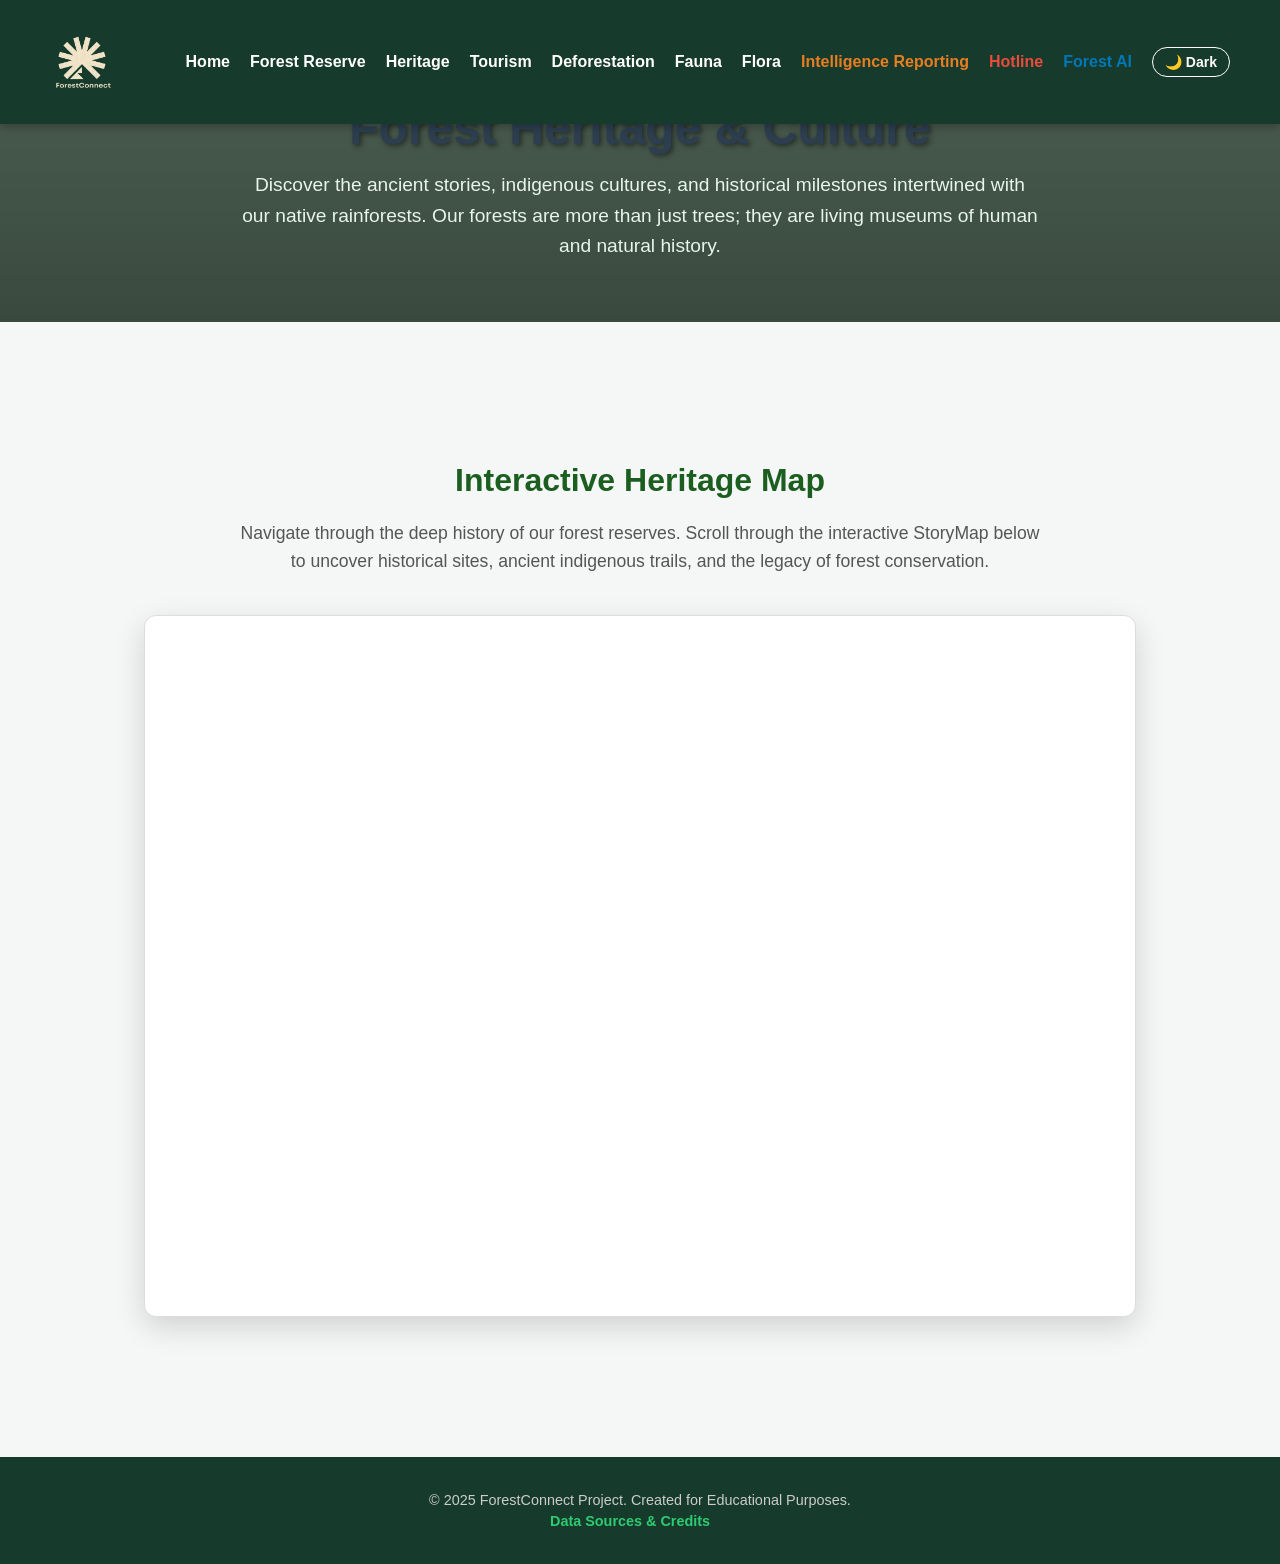
<file: heritage.html>
<!DOCTYPE html>
<html lang="en">
<head>
    <meta charset="UTF-8">
    <meta name="viewport" content="width=device-width, initial-scale=1.0">
    <title>ForestConnect - Heritage & History</title>
    
    <!-- Link to your main website stylesheet -->
    <link rel="stylesheet" href="style.css">

    <style>
        /* HERITAGE PAGE SPECIFIC STYLES */
        
        /* Hero Section for Heritage */
        .hero-heritage {
            background: linear-gradient(rgba(10, 31, 15, 0.7), rgba(10, 31, 15, 0.8)), url('https://images.unsplash.com/photo-1516026672322-bc52d61a55d5?q=80&w=2572&auto=format&fit=crop') no-repeat center center/cover;
            color: white;
            text-align: center;
            padding: 100px 20px 60px;
            display: flex;
            flex-direction: column;
            align-items: center;
            justify-content: center;
        }

        .hero-heritage h1 {
            font-size: 3rem;
            margin-bottom: 15px;
            text-shadow: 2px 2px 5px rgba(0,0,0,0.5);
        }

        .hero-heritage p {
            font-size: 1.2rem;
            max-width: 800px;
            line-height: 1.6;
            color: #e8f5e9;
        }

        /* StoryMap Section */
        .storymap-section {
            padding: 60px 20px;
            background-color: #f4f7f6;
            text-align: center;
        }

        .storymap-section h2 {
            color: #1b5e20;
            margin-bottom: 20px;
            font-size: 2rem;
        }

        .storymap-section p {
            max-width: 800px;
            margin: 0 auto 40px;
            color: #555;
            line-height: 1.6;
            font-size: 1.1rem;
        }

        /* Container to make the iframe look premium and responsive */
        .iframe-container {
            max-width: 1200px;
            margin: 0 auto;
            border-radius: 12px;
            overflow: hidden;
            box-shadow: 0 10px 30px rgba(0, 0, 0, 0.15);
            background: #fff;
            border: 1px solid #ddd;
        }

        .iframe-container iframe {
            width: 100%;
            height: 700px; /* Increased height for a better StoryMap experience */
            display: block;
            border: none;
        }

        /* Dark Mode Compatibility */
        body.dark-mode .storymap-section {
            background-color: #1a1a1a;
        }
        body.dark-mode .storymap-section h2 {
            color: #2ecc71;
        }
        body.dark-mode .storymap-section p {
            color: #ccc;
        }
        body.dark-mode .iframe-container {
            border-color: #333;
            box-shadow: 0 10px 30px rgba(0, 0, 0, 0.5);
        }

        /* Responsive iframe height for mobile */
        @media (max-width: 768px) {
            .iframe-container iframe {
                height: 500px;
            }
            .hero-heritage h1 {
                font-size: 2.2rem;
            }
        }
    </style>
</head>
<body>

    <!-- MAIN WEBSITE NAVBAR -->
    <nav class="navbar">
        <div class="logo">
            <img src="logo.png" alt="ForestConnect Logo">
        </div>
        
        <div class="menu-icon" id="menu-icon">☰</div>

        <ul class="nav-links" id="nav-links">
        <li><a href="index.html">Home</a></li>
        <li><a href="forest-reserve.html">Forest Reserve</a></li>
         <li><a href="heritage.html" >Heritage</a></li>
        <li><a href="tourism.html">Tourism</a></li>
        <li><a href="deforestation.html">Deforestation</a></li>
        <li><a href="animals.html">Fauna </a></li>
        <li><a href="flora.html">Flora</a></li>
        <li><a href="reports2.html" style="color: #e67e22; font-weight: bold;">Intelligence Reporting</a></li>
        <li><a href="hotline.html" style="color: #e74c3c; font-weight: bold;">Hotline</a></li>
         <li><a href="forest-ai.html" style="color: #0077b6; font-weight: bold;">Forest AI</a></li>
        <li><button id="theme-toggle" class="theme-btn">🌙 Dark</button></li>
        </ul>
    </nav>

    <!-- HERO SECTION -->
    <section class="hero-heritage">
        <h1>Forest Heritage & Culture</h1>
        <p>Discover the ancient stories, indigenous cultures, and historical milestones intertwined with our native rainforests. Our forests are more than just trees; they are living museums of human and natural history.</p>
    </section>

    <!-- ARCGIS STORYMAP SECTION -->
    <section class="storymap-section">
        <div class="container">
            <h2>Interactive Heritage Map</h2>
            <p>Navigate through the deep history of our forest reserves. Scroll through the interactive StoryMap below to uncover historical sites, ancient indigenous trails, and the legacy of forest conservation.</p>
            
            <div class="iframe-container">
                <!-- User Provided ArcGIS StoryMap Iframe -->
                <iframe 
                    src="https://storymaps.arcgis.com/stories/8b94d03b398b4a7fac37a831005fbca0" 
                    allowfullscreen 
                    allow="geolocation">
                </iframe>
            </div>
        </div>
    </section>

    <!-- FOOTER -->
<footer>
        <div class="footer-content">
            <p>&copy; 2025 ForestConnect Project. Created for Educational Purposes.</p>
            
            <p>
                <a href="sources.html" class="footer-link">Data Sources & Credits</a>
                <span class="separator"></span>
                
            </p>
        </div>
    </footer>

    <script src="script.js"></script>

</body>
</html>
</file>
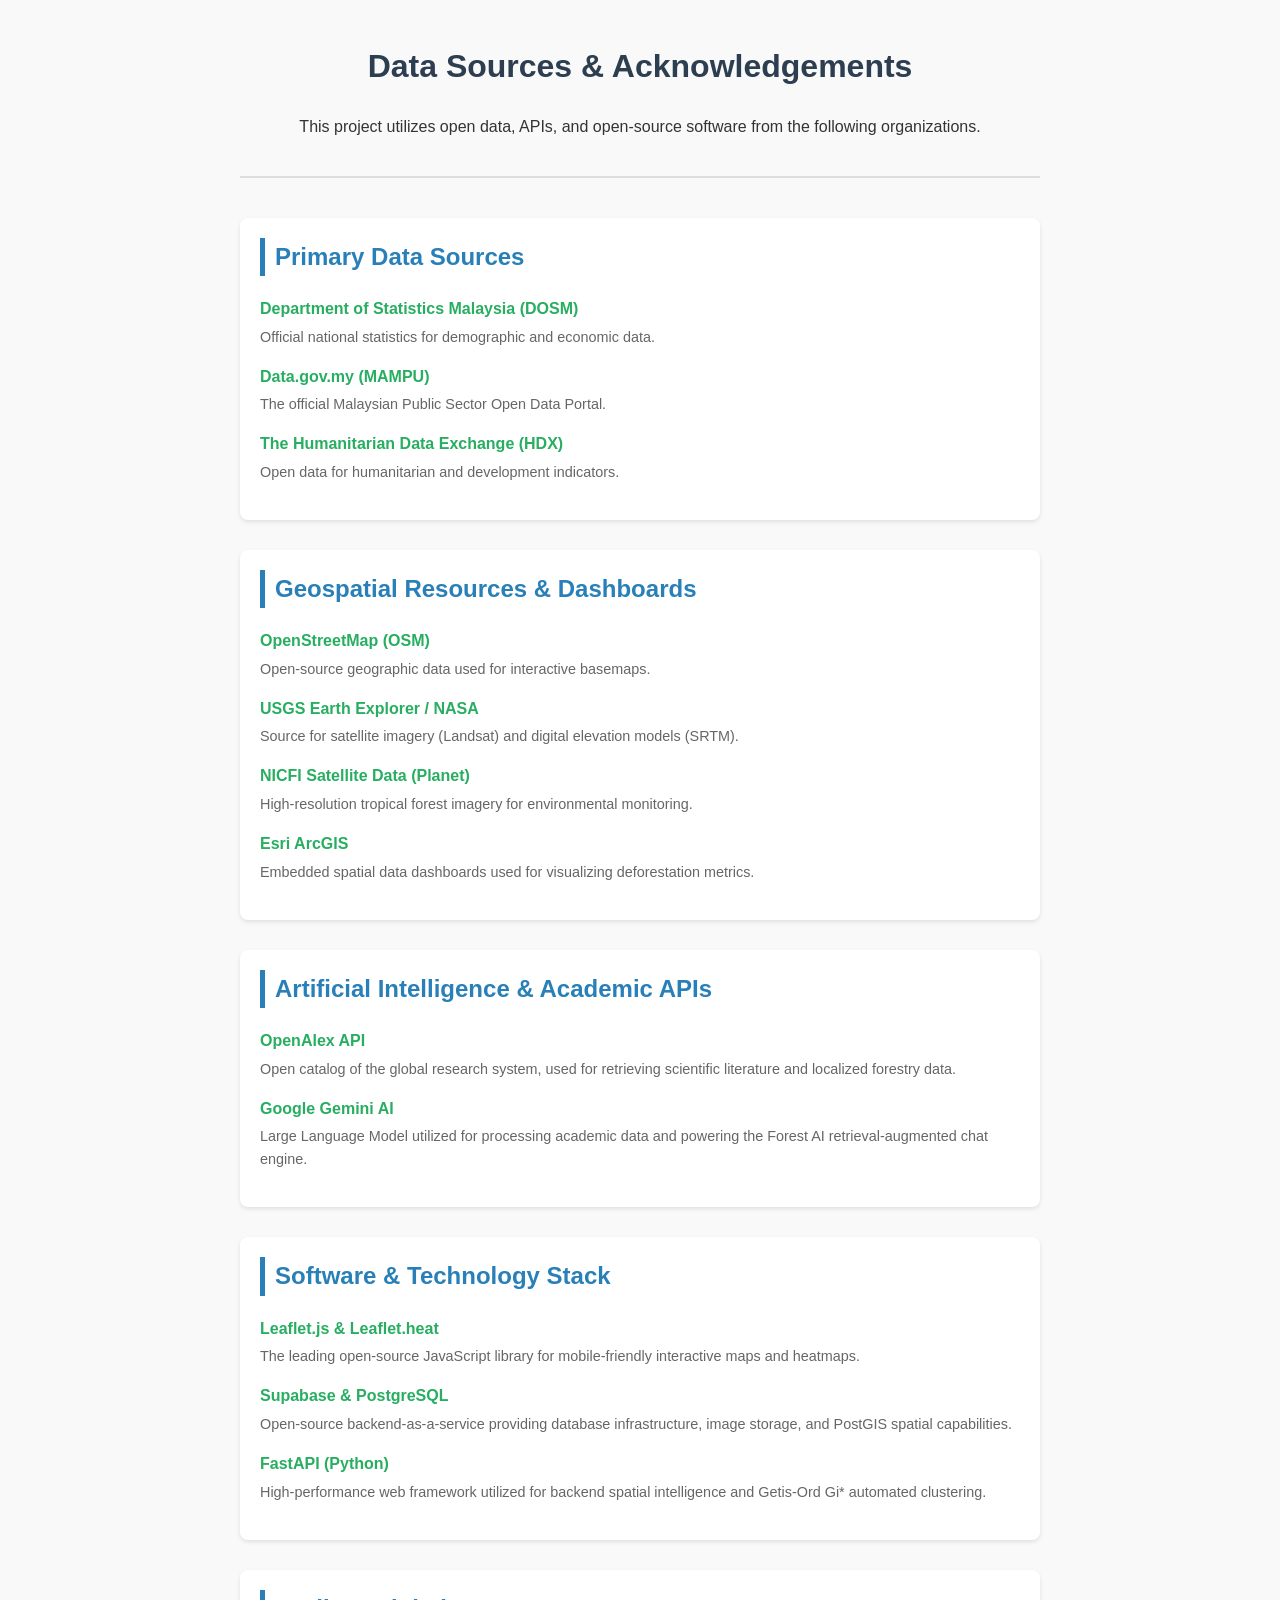
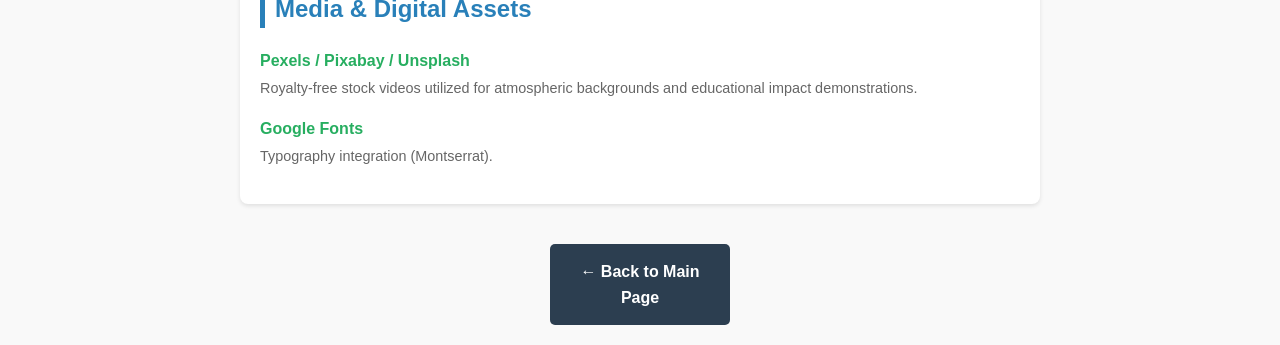
<file: sources.html>
<!DOCTYPE html>
<html lang="en">
<head>
    <meta charset="UTF-8">
    <meta name="viewport" content="width=device-width, initial-scale=1.0">
    <title>Data Sources & Credits</title>
    <style>
        body {
            font-family: 'Segoe UI', Tahoma, Geneva, Verdana, sans-serif;
            line-height: 1.6;
            color: #333;
            max-width: 800px;
            margin: 0 auto;
            padding: 20px;
            background-color: #f9f9f9;
        }
        header {
            text-align: center;
            margin-bottom: 40px;
            padding-bottom: 20px;
            border-bottom: 2px solid #ddd;
        }
        h1 { color: #2c3e50; }
        .source-category {
            margin-bottom: 30px;
            background: white;
            padding: 20px;
            border-radius: 8px;
            box-shadow: 0 2px 4px rgba(0,0,0,0.1);
        }
        h2 {
            color: #2980b9;
            border-left: 5px solid #2980b9;
            padding-left: 10px;
            margin-top: 0;
        }
        ul { list-style-type: none; padding: 0; }
        li { margin-bottom: 15px; }
        a { color: #27ae60; text-decoration: none; font-weight: bold; }
        a:hover { text-decoration: underline; }
        .description {
            display: block;
            color: #666;
            font-size: 0.9em;
            margin-top: 4px;
        }
        .back-link {
            display: block;
            text-align: center;
            margin-top: 40px;
            padding: 15px;
            background-color: #2c3e50;
            color: white;
            text-decoration: none;
            border-radius: 5px;
            width: 150px;
            margin-left: auto;
            margin-right: auto;
        }
        .back-link:hover { background-color: #34495e; text-decoration: none; }
        
        /* Dark mode support in case user navigates here with dark mode on */
        body.dark-mode { background-color: #121212; color: #b0b0b0; }
        body.dark-mode h1 { color: #fff; }
        body.dark-mode .source-category { background-color: #1e1e1e; box-shadow: 0 2px 10px rgba(0,0,0,0.5); }
        body.dark-mode .description { color: #aaa; }
    </style>
</head>
<body>

    <header>
        <h1>Data Sources & Acknowledgements</h1>
        <p>This project utilizes open data, APIs, and open-source software from the following organizations.</p>
    </header>

    <div class="source-category">
        <h2>Primary Data Sources</h2>
        <ul>
            <li>
                <a href="https://www.dosm.gov.my/" target="_blank">Department of Statistics Malaysia (DOSM)</a>
                <span class="description">Official national statistics for demographic and economic data.</span>
            </li>
            <li>
                <a href="https://data.gov.my/" target="_blank">Data.gov.my (MAMPU)</a>
                <span class="description">The official Malaysian Public Sector Open Data Portal.</span>
            </li>
            <li>
                <a href="https://data.humdata.org/" target="_blank">The Humanitarian Data Exchange (HDX)</a>
                <span class="description">Open data for humanitarian and development indicators.</span>
            </li>
        </ul>
    </div>

    <div class="source-category">
        <h2>Geospatial Resources & Dashboards</h2>
        <ul>
            <li>
                <a href="https://www.openstreetmap.org/" target="_blank">OpenStreetMap (OSM)</a>
                <span class="description">Open-source geographic data used for interactive basemaps.</span>
            </li>
            <li>
                <a href="https://earthexplorer.usgs.gov/" target="_blank">USGS Earth Explorer / NASA</a>
                <span class="description">Source for satellite imagery (Landsat) and digital elevation models (SRTM).</span>
            </li>
            <li>
                <a href="https://planet.com/nicfi" target="_blank">NICFI Satellite Data (Planet)</a>
                <span class="description">High-resolution tropical forest imagery for environmental monitoring.</span>
            </li>
            <li>
                <a href="https://www.esri.com/" target="_blank">Esri ArcGIS</a>
                <span class="description">Embedded spatial data dashboards used for visualizing deforestation metrics.</span>
            </li>
        </ul>
    </div>

    <div class="source-category">
        <h2>Artificial Intelligence & Academic APIs</h2>
        <ul>
            <li>
                <a href="https://openalex.org/" target="_blank">OpenAlex API</a>
                <span class="description">Open catalog of the global research system, used for retrieving scientific literature and localized forestry data.</span>
            </li>
            <li>
                <a href="https://deepmind.google/technologies/gemini/" target="_blank">Google Gemini AI</a>
                <span class="description">Large Language Model utilized for processing academic data and powering the Forest AI retrieval-augmented chat engine.</span>
            </li>
        </ul>
    </div>

    <div class="source-category">
        <h2>Software & Technology Stack</h2>
        <ul>
            <li>
                <a href="https://leafletjs.com/" target="_blank">Leaflet.js & Leaflet.heat</a>
                <span class="description">The leading open-source JavaScript library for mobile-friendly interactive maps and heatmaps.</span>
            </li>
            <li>
                <a href="https://supabase.com/" target="_blank">Supabase & PostgreSQL</a>
                <span class="description">Open-source backend-as-a-service providing database infrastructure, image storage, and PostGIS spatial capabilities.</span>
            </li>
            <li>
                <a href="https://fastapi.tiangolo.com/" target="_blank">FastAPI (Python)</a>
                <span class="description">High-performance web framework utilized for backend spatial intelligence and Getis-Ord Gi* automated clustering.</span>
            </li>
        </ul>
    </div>

    <div class="source-category">
        <h2>Media & Digital Assets</h2>
        <ul>
            <li>
                <a href="https://www.pexels.com/" target="_blank">Pexels / Pixabay / Unsplash</a>
                <span class="description">Royalty-free stock videos utilized for atmospheric backgrounds and educational impact demonstrations.</span>
            </li>
            <li>
                <a href="https://fonts.google.com/" target="_blank">Google Fonts</a>
                <span class="description">Typography integration (Montserrat).</span>
            </li>
        </ul>
    </div>

    <a href="index.html" class="back-link">← Back to Main Page</a>

    <script>
        if (localStorage.getItem('theme') === 'dark') {
            document.body.classList.add('dark-mode');
        }
    </script>
</body>
</html>
</file>
<file: style.css>
/* =========================================
   1. CSS VARIABLES (DEFAULT: LIGHT MODE)
   ========================================= */
@font-face {
    font-family: 'Montserrat'; 
    src: url('fonts/Montserrat-VariableFont_wght.ttf') format('truetype');
    font-weight: 100 900; 
    font-style: normal;
}

:root {
    /* --- LIGHT MODE COLORS --- */
    --bg-color: #f4f7f6;       
    --text-color: #333333;     
    --card-bg: #ffffff;        
    --heading-color: #2c3e50;  
    --border-color: #dddddd;   
    
    --nav-bg: #163A2b; /* Deep Forest Green */        
    --primary-color: #2ecc71;  
    --shadow: 0 5px 15px rgba(0,0,0,0.1);
}

/* =========================================
   2. DARK MODE OVERRIDES
   ========================================= */
body.dark-mode {
    --bg-color: #121212 !important;
    --text-color: #b0b0b0 !important;
    --card-bg: #1e1e1e !important;
    --heading-color: #ffffff !important;
    --border-color: #333333 !important;
    --shadow: 0 5px 15px rgba(0,0,0,0.5) !important;
    --nav-bg: #163A2b !important; 
    background-color: #121212 !important;
    color: #b0b0b0 !important;
}

body.dark-mode .navbar { border-bottom: 1px solid #225c45; }
body.dark-mode h1, body.dark-mode h2, body.dark-mode h3 { color: #ffffff !important; }
body.dark-mode .card, body.dark-mode .dashboard-wrapper, body.dark-mode .split-layout { background-color: #1e1e1e !important; border-color: #333333 !important; }

/* Tactical Dark Mode Map Filter */
body.dark-mode .leaflet-tile-pane {
    filter: invert(100%) hue-rotate(180deg) brightness(95%) contrast(90%);
}

/* =========================================
   3. GLOBAL STYLES
   ========================================= */
* {
    margin: 0;
    padding: 0;
    box-sizing: border-box;
    font-family: 'Segoe UI', Tahoma, Geneva, Verdana, sans-serif;
    transition: background-color 0.3s, color 0.3s, border-color 0.3s;
}

body {
    background-color: var(--bg-color);
    color: var(--text-color);
    overflow-x: hidden;
}

h1, h2, h3, h4 { color: var(--heading-color); }

/* =========================================
   4. NAVIGATION BAR
   ========================================= */
.navbar {
    position: fixed;
    top: 0;
    width: 100%;
    padding: 20px 50px;
    display: flex;
    justify-content: space-between;
    align-items: center;
    background: var(--nav-bg);
    z-index: 10000;
    box-shadow: 0 2px 10px rgba(0,0,0,0.3);
    transition: top 0.4s ease-in-out, background-color 0.3s;
}

.navbar h1 { margin: 0; font-size: 32px; color: white; }
.logo img { height: 80px; }

.nav-links { list-style: none; display: flex; align-items: center; gap: 20px; }
.nav-links a { text-decoration: none; color: #fff; font-weight: bold; transition: 0.3s; }
.nav-links a:hover, .nav-links a.active { color: var(--primary-color); }

.theme-btn {
    background: transparent; border: 1px solid #fff; color: #fff; 
    padding: 6px 12px; border-radius: 20px; cursor: pointer;
    font-size: 14px; transition: 0.3s; font-weight: bold;
}
.theme-btn:hover { background: #fff; color: #111; }

.menu-icon { display: none; font-size: 2rem; cursor: pointer; color: #fff; }

/* =========================================
   5. DASHBOARD & SIDEBAR LAYOUT
   ========================================= */
.dashboard-wrapper { 
    display: flex; 
    width: 85%; 
    max-width: 1400px; 
    height: 75vh; 
    margin: 120px auto 60px auto; 
    border-radius: 16px; 
    overflow: hidden; 
    box-shadow: var(--shadow); 
    background: var(--card-bg);
    border: 1px solid var(--border-color);
}

#sidebar { 
    width: 350px; background: var(--card-bg); padding: 25px; 
    z-index: 10; overflow-y: auto; display: flex; flex-direction: column;
    border-right: 1px solid var(--border-color);
}

#sidebar h2 { color: #2e7d32; margin-top: 0; border-bottom: 2px solid var(--border-color); padding-bottom: 10px; font-size: 22px; }
#sidebar label { font-weight: bold; font-size: 13px; margin-top: 15px; display: block; color: var(--text-color); }
#sidebar select, #sidebar textarea, #sidebar input[type="file"] { 
    width: 100%; padding: 10px; margin-top: 5px; border: 1px solid var(--border-color); 
    border-radius: 6px; font-family: inherit; background: var(--bg-color); color: var(--text-color);
}

.coord-box { 
    background: var(--bg-color); padding: 10px; border-radius: 6px; 
    font-family: monospace; text-align: center; color: #2ecc71; 
    margin-bottom: 20px; border: 1px dashed #2ecc71; 
}

#sidebar button { 
    width: 100%; padding: 15px; margin-top: 25px; background: #1976D2; color: white; 
    border: none; border-radius: 6px; font-weight: bold; font-size: 16px; cursor: pointer; transition: 0.3s;
}
#sidebar button:hover { filter: brightness(0.9); }
#locate-btn { background: #27ae60 !important; margin-top: 5px !important; margin-bottom: 15px !important; padding: 10px !important; }

.layer-toggle { 
    display: flex; align-items: center; cursor: pointer; font-size: 14px; 
    font-weight: bold; color: var(--text-color); margin-top: 10px; padding: 10px; 
    background: var(--bg-color); border-radius: 8px; border: 1px solid var(--border-color); 
}
.layer-toggle input { width: 18px; height: 18px; margin-right: 10px; cursor: pointer; }

/* =========================================
   6. MAP & LEAFLET OVERRIDES
   ========================================= */
#map-container { flex-grow: 1; position: relative; }
#map { width: 100%; height: 100%; z-index: 1; }

.instructions { 
    position: absolute; top: 15px; right: 15px; background: var(--card-bg); 
    padding: 8px 15px; border-radius: 20px; box-shadow: var(--shadow); 
    z-index: 400; 
    font-weight: bold; font-size: 13px; color: #2e7d32; pointer-events: none; 
}

.custom-svg-pin, .custom-photo-pin { background: transparent !important; border: none !important; box-shadow: none !important; }

.leaflet-popup-content-wrapper { background: var(--card-bg); color: var(--text-color); border-radius: 16px; padding: 0; overflow: hidden; box-shadow: var(--shadow); }
.leaflet-popup-content { margin: 0; width: 280px !important; font-family: inherit; }
.leaflet-popup-tip { background: var(--card-bg); }

.popup-custom-header { background: #1b5e20; color: white; padding: 12px; font-weight: bold; }
.popup-custom-header.critical { background: #e74c3c; }
.popup-custom-body { padding: 15px; }
.popup-custom-img { width: 100%; height: 160px; object-fit: cover; border-radius: 8px; margin-top: 10px; box-shadow: 0 4px 8px rgba(0,0,0,0.1); }
.leaflet-popup-close-button { color: white !important; top: 10px !important; right: 10px !important; font-weight: bold; }

/* =========================================
   7. MAIN WEBSITE / LANDING PAGE SECTIONS
   ========================================= */
.hero { width: 100%; height: 100vh; position: relative; display: flex; align-items: center; justify-content: center; overflow: hidden; }
.back-video { position: absolute; right: 0; bottom: 0; z-index: -1; min-width: 100%; min-height: 100%; object-fit: cover; }
.overlay { position: absolute; top: 0; left: 0; width: 100%; height: 100%; background: rgba(0, 0, 0, 0.4); z-index: 0; }
.hero-content { text-align: center; z-index: 1; color: #fff; padding: 0 20px; }
.hero-content h1 { color: #fff; font-size: 60px; margin-bottom: 20px; }
.hero-content p { color: #fff; font-size: 24px; margin-bottom: 30px; }

.btn { display: inline-block; padding: 10px 30px; background: #2ecc71; color: #fff; border-radius: 5px; text-decoration: none; font-weight: bold; }

.container { padding: 80px 10%; }
.split-layout { display: flex; align-items: stretch; background: var(--card-bg); border: 1px solid var(--border-color); border-radius: 12px; overflow: hidden; box-shadow: var(--shadow); margin-bottom: 40px; height: 300px; }
.text-box { flex: 1; padding: 35px; display: flex; flex-direction: column; justify-content: center; }
.image-box { flex: 1; position: relative; height: 100%; overflow: hidden; }

.card-video { position: absolute; top: 0; left: 0; width: 100%; height: 100%; object-fit: cover; transform: scale(1.6); transform-origin: center center; display: block; opacity: 1; }
body.dark-mode .card-video { opacity: 0.8; } 

.content-grid { display: grid; grid-template-columns: repeat(auto-fit, minmax(250px, 1fr)); gap: 30px; margin-top: 40px; }
.card { background: var(--card-bg); padding: 20px; border-radius: 10px; box-shadow: var(--shadow); border: 1px solid var(--border-color); }
.interactive-link { text-decoration: none; color: inherit; position: relative; display: inline-block; cursor: pointer; }
.interactive-link:hover { color: var(--primary-color); }

/* =========================================
   8. MOBILE RESPONSIVENESS (NATIVE APP FEEL)
   ========================================= */
@media (max-width: 768px) {
    /* Navbar Shrink */
    .navbar { padding: 12px 20px; }
    .navbar h1 { font-size: 20px; }
    .logo img { height: 40px; }
    .menu-icon { display: block !important; }

    /* Mobile Menu Dropdown */
    .nav-links {
        display: none; flex-direction: column; position: absolute; top: 100%; left: 0; 
        width: 100%; padding: 20px 0; text-align: center; 
        box-shadow: 0 5px 15px rgba(0,0,0,0.5); background-color: var(--card-bg);
        max-height: 75vh; overflow-y: auto;
    }
    .nav-links a { color: var(--text-color); font-size: 18px; }
    body.dark-mode .nav-links { background-color: var(--nav-bg); } 
    body.dark-mode .nav-links a { color: #fff; }
    .nav-links.active { display: flex; }
    .nav-links li { margin: 15px 0; }

    /* General Layout Fixes */
    .container { padding: 100px 5% 40px 5% !important; display: block !important; }
    
    /* 🚨 REPAIRED: Stack content on mobile instead of deleting it! 🚨 */
    .hero { height: auto; min-height: 100vh; padding-top: 80px; }
    .hero-content h1 { font-size: 36px; }
    .hero-content p { font-size: 16px; }
    .split-layout { flex-direction: column; height: auto; }
    .image-box { min-height: 250px; }
    .card-video { transform: scale(1); }

    /* 🚨 TRUE FLEXBOX DASHBOARD (Flush to edges like a real iPhone App) 🚨 */
    .dashboard-wrapper { 
        position: relative;
        width: 100%; /* Flush to the screen edges */
        height: calc(100vh - 140px); /* Perfect height math to prevent scrolling off-screen */
        margin: 80px 0 0 0; /* Right under the navbar */
        border-radius: 0; /* Removes rounded corners on edges */
        border-left: none;
        border-right: none;
        flex-direction: column;
        display: flex; 
        overflow: hidden; 
        box-shadow: none;
    }
    
    /* Map takes the top half */
    #map-container { 
        order: 1; 
        position: relative;
        height: 55%; 
        width: 100%; 
        z-index: 1;
        border: none;
    }

    /* 🚨 NATIVE BOTTOM SHEET FORM 🚨 */
    #sidebar { 
        order: 2; 
        position: relative; 
        width: 100%; 
        height: 45%; 
        padding: 20px 20px 80px 20px; /* Extra padding at bottom for iPhone Safari bar */
        background: var(--card-bg);
        z-index: 100;
        border-radius: 24px 24px 0 0; 
        margin-top: -20px; 
        box-shadow: 0 -5px 20px rgba(0,0,0,0.2); 
        border-top: 1px solid var(--border-color);
        overflow-y: auto; 
        -webkit-overflow-scrolling: touch; /* 🚨 Smooth scrolling on iPhones! */
    }

    /* Drag-handle line at the top of the sheet */
    #sidebar::before {
        content: '';
        display: block;
        width: 40px;
        height: 5px;
        background: #ccc;
        border-radius: 5px;
        margin: 0 auto 20px auto;
    }

    #sidebar h2 { font-size: 18px; text-align: center; border: none; margin-bottom: 5px; padding: 0; }
    #sidebar > p { text-align: center; margin-bottom: 15px; }
}

/* =========================================
   9. FOOTER
   ========================================= */
footer {
    background-color: var(--nav-bg);
    color: #ecf0f1;
    text-align: center; 
    padding: 30px 20px; 
    margin-top: auto;
    width: 100%;
    z-index: 10;
    position: relative;
}
footer p { margin: 5px 0; font-size: 0.9rem; color: #ccc; }
.footer-link { color: var(--primary-color); text-decoration: none; font-weight: bold; transition: 0.3s; }
.footer-link:hover { color: #fff; }
.separator { margin: 0 10px; color: #7f8c8d; }

/* Dark mode compatibility */
body.dark-mode footer { border-top: 1px solid #333; }
</file>
